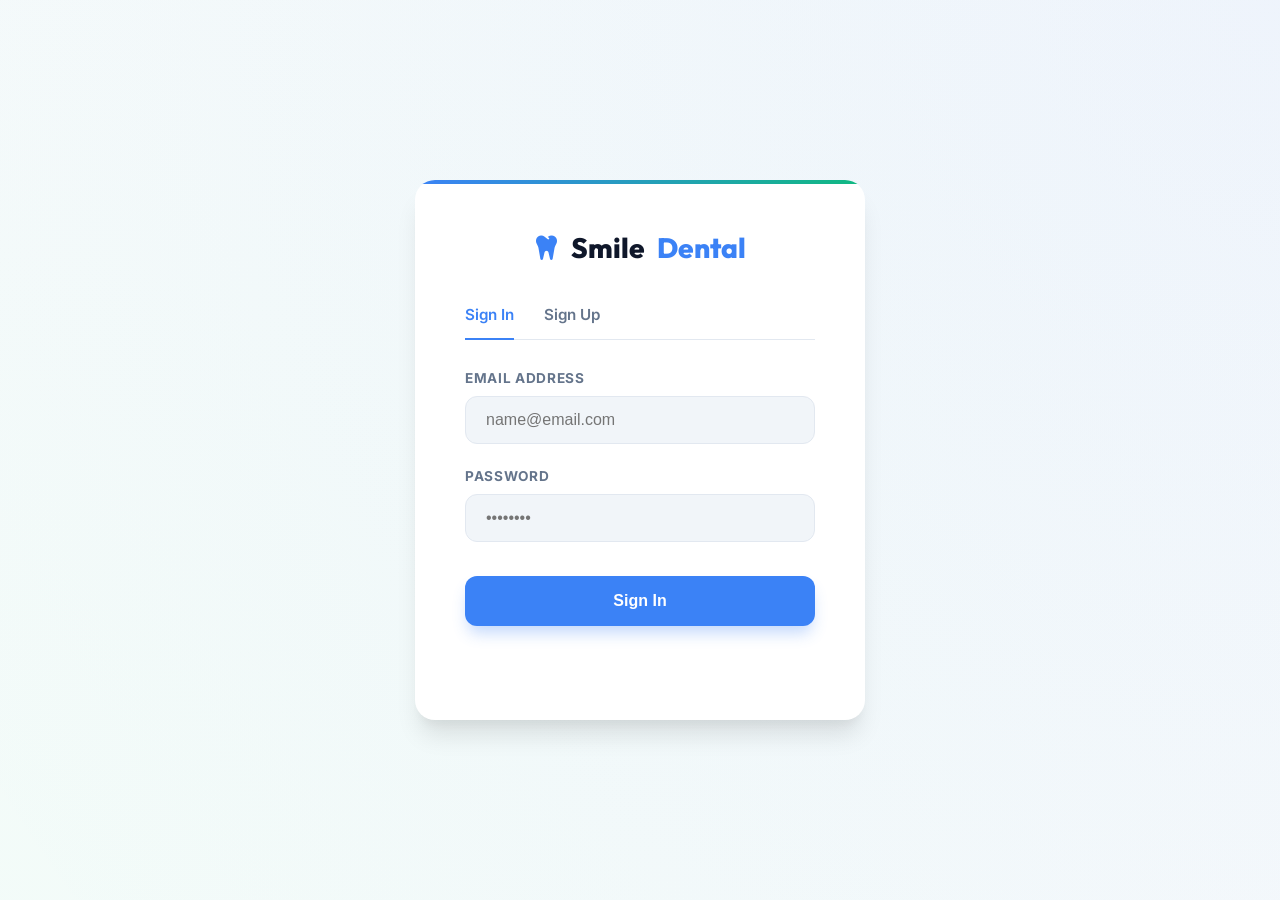
<file: templates/login.html>
<!DOCTYPE html>
<html lang="en">
<head>
    <meta charset="UTF-8">
    <meta name="viewport" content="width=device-width, initial-scale=1.0">
    <title>Smile Dental | Access Portal</title>
    <link rel="preconnect" href="https://fonts.googleapis.com">
    <link rel="preconnect" href="https://fonts.gstatic.com" crossorigin>
    <link href="https://fonts.googleapis.com/css2?family=Inter:wght@400;500;600;700&family=Outfit:wght@600;700;800&display=swap" rel="stylesheet">
    <link rel="stylesheet" href="https://cdnjs.cloudflare.com/ajax/libs/font-awesome/6.4.0/css/all.min.css">
    <style>
        :root {
            --primary: #3B82F6;
            --primary-dark: #1D4ED8;
            --bg: #F8FAFC;
            --text: #0F172A;
            --text-muted: #64748B;
            --border: #E2E8F0;
            --radius: 20px;
            --shadow: 0 20px 25px -5px rgba(0, 0, 0, 0.1), 0 10px 10px -5px rgba(0, 0, 0, 0.04);
        }
        * { margin: 0; padding: 0; box-sizing: border-box; }
        body {
            font-family: 'Inter', sans-serif;
            background: radial-gradient(circle at top right, rgba(59, 130, 246, 0.05), transparent),
                        radial-gradient(circle at bottom left, rgba(16, 185, 129, 0.05), var(--bg));
            color: var(--text);
            display: flex;
            align-items: center;
            justify-content: center;
            min-height: 100vh;
            padding: 20px;
        }
        .login-card {
            background: white;
            padding: 50px;
            border-radius: var(--radius);
            box-shadow: var(--shadow);
            width: 100%;
            max-width: 450px;
            position: relative;
            overflow: hidden;
        }
        .login-card::before {
            content: '';
            position: absolute;
            top: 0; left: 0; right: 0; height: 4px;
            background: linear-gradient(90deg, var(--primary), #10B981);
        }
        .logo {
            display: flex;
            align-items: center;
            justify-content: center;
            gap: 12px;
            font-family: 'Outfit', sans-serif;
            font-size: 1.75rem;
            font-weight: 800;
            color: var(--text);
            margin-bottom: 40px;
            text-decoration: none;
        }
        .logo i { color: var(--primary); }
        .logo span { color: var(--primary); }
        .tabs {
            display: flex;
            gap: 30px;
            margin-bottom: 30px;
            border-bottom: 1px solid var(--border);
        }
        .tab {
            padding-bottom: 15px;
            cursor: pointer;
            font-weight: 600;
            color: var(--text-muted);
            transition: 0.3s;
            font-size: 0.95rem;
            position: relative;
        }
        .tab.active {
            color: var(--primary);
        }
        .tab.active::after {
            content: '';
            position: absolute;
            bottom: -1px; left: 0; right: 0; height: 2px;
            background: var(--primary);
        }
        .form-group { margin-bottom: 24px; }
        label { display: block; font-size: 0.85rem; font-weight: 700; margin-bottom: 10px; color: var(--text-muted); text-transform: uppercase; letter-spacing: 0.05em; }
        input {
            width: 100%;
            padding: 14px 20px;
            border: 1px solid var(--border);
            border-radius: 12px;
            outline: none;
            transition: 0.3s;
            font-size: 1rem;
            background: #F1F5F9;
        }
        input:focus { border-color: var(--primary); background: white; box-shadow: 0 0 0 4px rgba(59, 130, 246, 0.1); }
        .btn-submit {
            width: 100%;
            padding: 16px;
            background: var(--primary);
            color: white;
            border: none;
            border-radius: 12px;
            font-weight: 700;
            font-size: 1rem;
            cursor: pointer;
            transition: 0.3s;
            margin-top: 10px;
            box-shadow: 0 10px 15px -3px rgba(59, 130, 246, 0.3);
        }
        .btn-submit:hover { background: var(--primary-dark); transform: translateY(-2px); box-shadow: 0 20px 25px -5px rgba(59, 130, 246, 0.4); }
        .msg { margin-top: 20px; text-align: center; font-size: 0.95rem; min-height: 24px; font-weight: 500; }
        .msg-error { color: #EF4444; }
        .msg-success { color: #10B981; }
        .hidden { display: none; }
    </style>
</head>
<body>
    <div class="login-card">
        <a href="/" class="logo"><i class="fas fa-tooth"></i> Smile <span>Dental</span></a>
        
        <div class="tabs">
            <div class="tab active" id="tab-signin">Sign In</div>
            <div class="tab" id="tab-signup">Sign Up</div>
        </div>

        <form id="auth-form">
            <div id="name-group" class="form-group hidden">
                <label>Full Name</label>
                <input type="text" id="name" placeholder="John Doe">
            </div>
            <div class="form-group">
                <label>Email Address</label>
                <input type="email" id="email" required placeholder="name@email.com">
            </div>
            <div class="form-group">
                <label>Password</label>
                <input type="password" id="password" required placeholder="••••••••">
            </div>
            <button type="submit" class="btn-submit" id="submit-btn">Sign In</button>
        </form>
        <div id="message" class="msg"></div>
    </div>

    <script>
        const authForm = document.getElementById('auth-form');
        const tabSignin = document.getElementById('tab-signin');
        const tabSignup = document.getElementById('tab-signup');
        const nameGroup = document.getElementById('name-group');
        const submitBtn = document.getElementById('submit-btn');
        const messageDiv = document.getElementById('message');
        let mode = 'signin';

        tabSignin.onclick = () => {
            mode = 'signin';
            tabSignin.classList.add('active');
            tabSignup.classList.remove('active');
            nameGroup.classList.add('hidden');
            submitBtn.innerText = 'Sign In';
            messageDiv.innerText = '';
        };
        tabSignup.onclick = () => {
            mode = 'signup';
            tabSignup.classList.add('active');
            tabSignin.classList.remove('active');
            nameGroup.classList.remove('hidden');
            submitBtn.innerText = 'Create Account';
            messageDiv.innerText = '';
        };

        authForm.onsubmit = async (e) => {
            e.preventDefault();
            const payload = { 
                email: document.getElementById('email').value,
                password: document.getElementById('password').value
            };
            if (mode === 'signup') payload.name = document.getElementById('name').value;

            messageDiv.innerText = 'Processing...';
            messageDiv.className = 'msg';
            
            try {
                const res = await fetch(mode === 'signin' ? '/signin' : '/signup', {
                    method: 'POST',
                    headers: { 'Content-Type': 'application/json' },
                    body: JSON.stringify(payload)
                });
                const data = await res.json();
                if (res.ok) {
                    messageDiv.className = 'msg msg-success';
                    messageDiv.innerText = data.message;
                    if (mode === 'signin') setTimeout(() => window.location.href = data.role === 'admin' ? '/admin' : '/', 800);
                } else {
                    messageDiv.className = 'msg msg-error';
                    messageDiv.innerText = data.error;
                }
            } catch (err) {
                messageDiv.className = 'msg msg-error';
                messageDiv.innerText = 'System error. Please try again.';
            }
        };
    </script>
</body>
</html>
</file>
